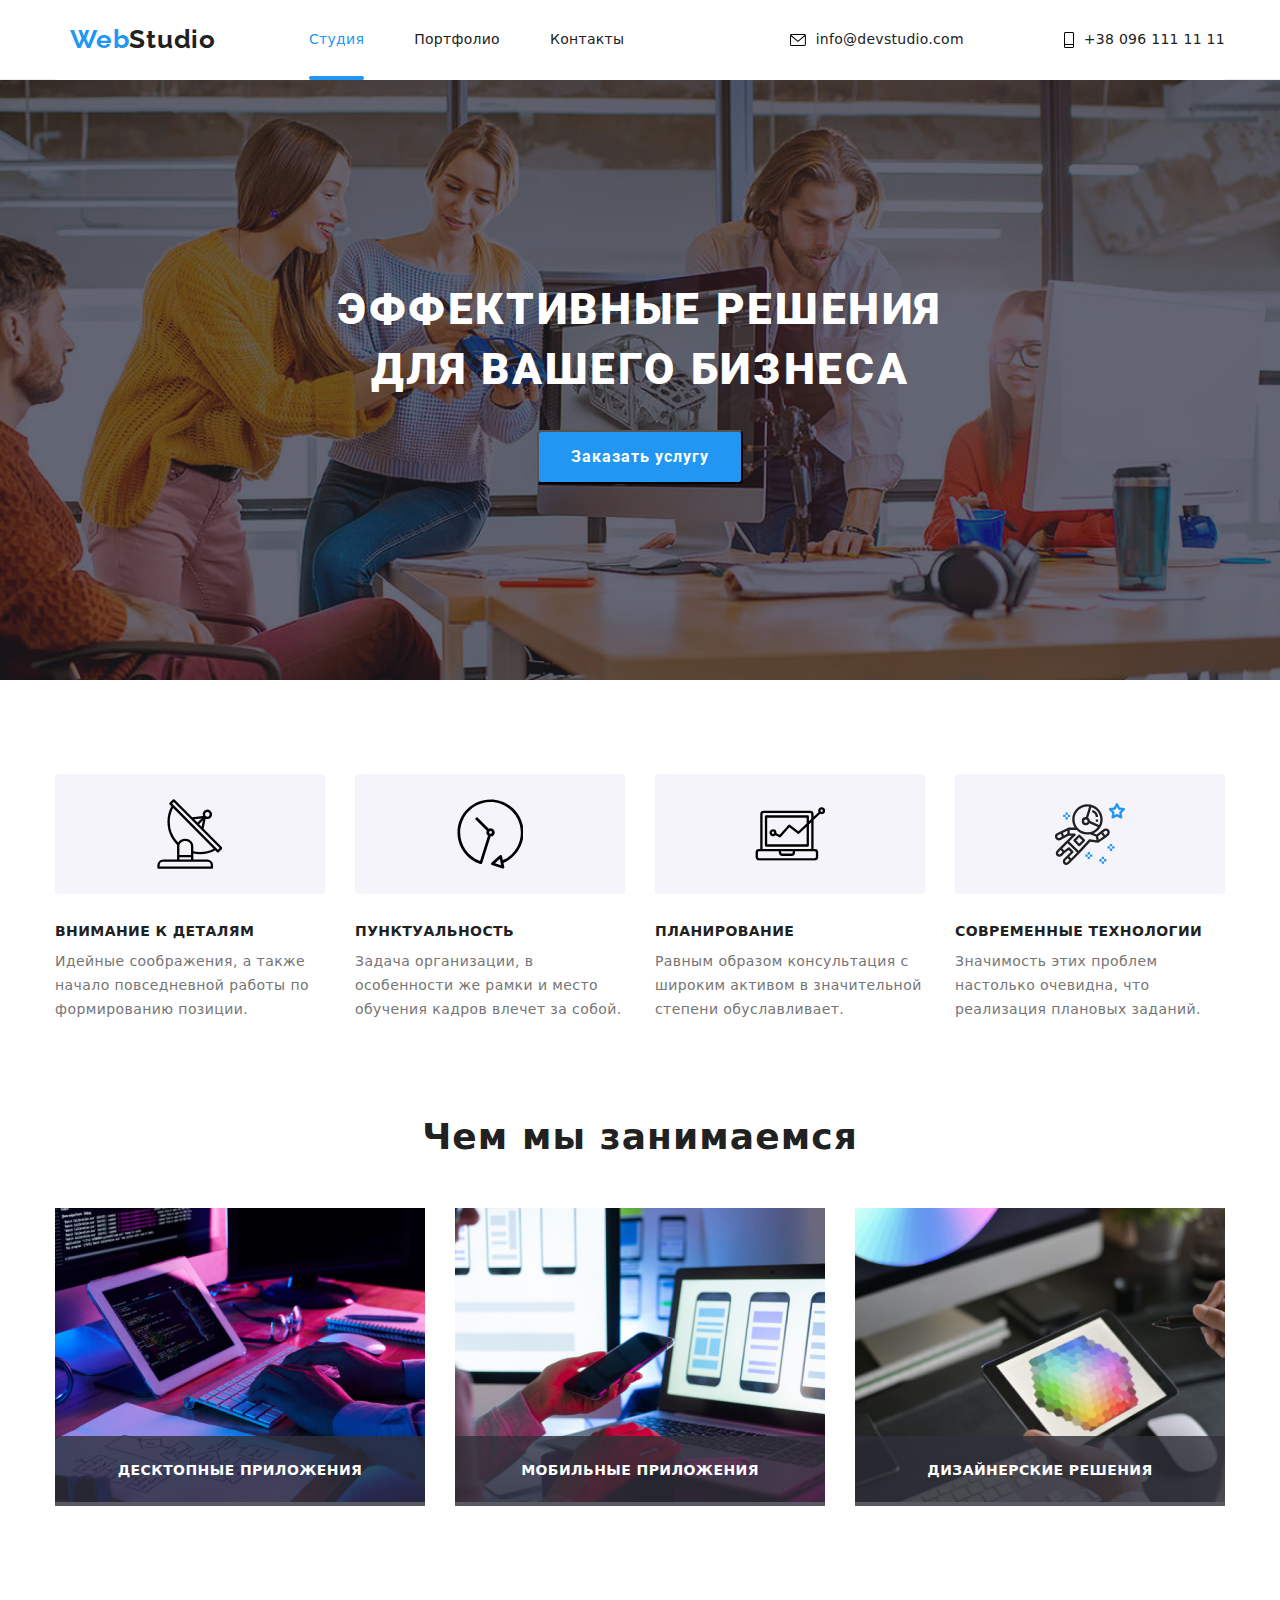
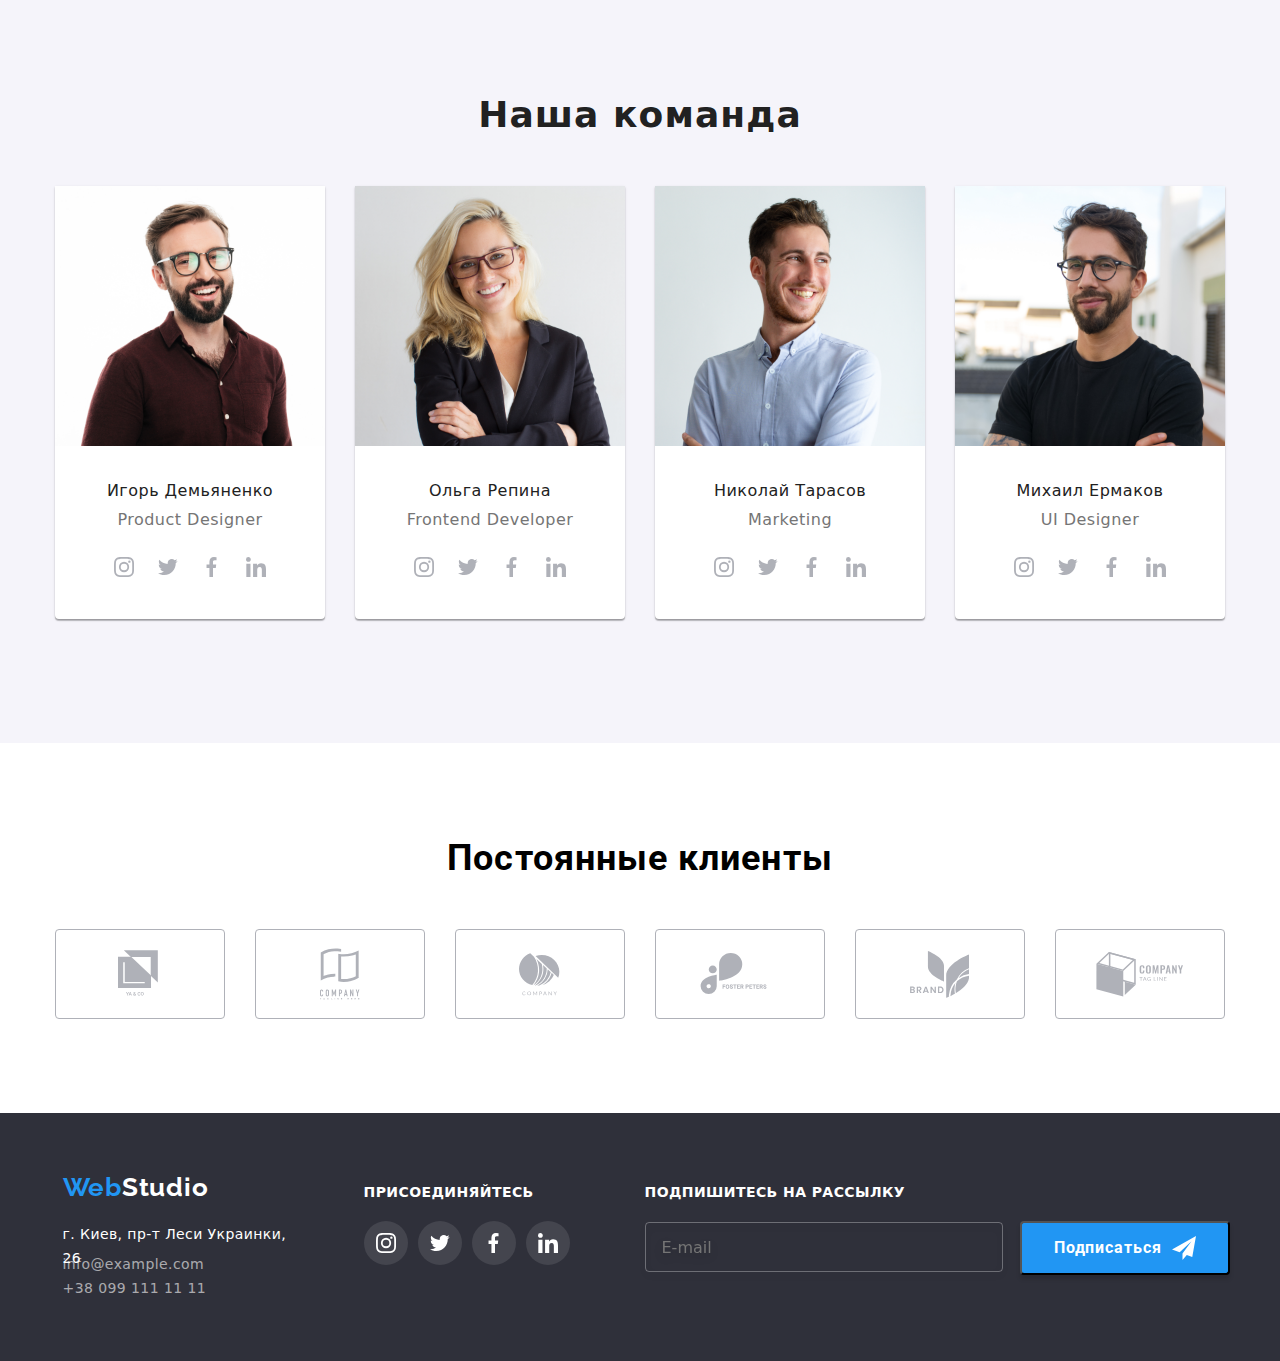
<file: index.html>
<!DOCTYPE html>
<html lang="en">
<head>
    <meta charset="UTF-8">
    <meta name="viewport" content="width=device-width, initial-scale=1.0">
    <title>Document</title>
    <link href="https://fonts.googleapis.com/css2?family=Roboto:wght@400;500;700;900&display=swap" rel="stylesheet" />
    <link href="https://fonts.googleapis.com/css2?family=Raleway:wght@700&display=swap" rel="stylesheet" /> 
    <link rel="stylesheet" href="https://cdnjs.cloudflare.com/ajax/libs/modern-normalize/1.0.0/modern-normalize.min.css" />
    <link rel="stylesheet" href="./css/styles.css" />
</head>
    <body class="page">
        <!-- Шапка сайта -->
        
         <header class="page-header">
            <div class="container-studio">
             <nav class="nav">
                 <a href="/" class="web">Web<span class="logo-header">Studio</span>
                 </a>
                 <ul class="site-nav-list">
                     <li class="item"><a href="" class="link link-nav current">Студия</a></li>
                     <li class="item"><a href="./portfolio.html" class="link"> Портфолио</a></li>
                     <li class="item"><a href="" class="link">Контакты</a></li>
                 </ul>
                
                
                 <ul class="info">
                     <li class="item">
                          <svg class="team-icon" width="16" height="12">
                     <use href="./images/symbol-defs2.svg#icon-convert1"></use>
                     </svg>
                     <a href="mailto:info@devstudio.com" class="link">info@devstudio.com</a></li>
                     <li class="item">
                     <svg class="team-icon" width="10" height="16">
                        <use href="./images/symbol-defs2.svg#icon-tel"></use>
                        </svg>
                         <a href="tel:+380961111111" class="link">+38 096 111 11 11</a></li>
                  
                </ul>
            
        </nav>
            </div>
         </header>  
        
         <main>
             <section class="hero">
                <div class="container-studio">
                 <h1 class="hero-title">ЭФФЕКТИВНЫЕ РЕШЕНИЯ <br>ДЛЯ ВАШЕГО БИЗНЕСА</h1>
                 <button class="my-btn" data-modal-open>Заказать услугу</button>
                </div>
             </section>

         <section class="studio-title">
             <div class="container-studio">
             <ul class="title">
                 <li class="item">  
                     <div class="feauture-icon">
                     <svg class="feauture-icon-pic" width="65.32" height="70">
                         <use href="./images/symbol-defs2.svg#icon-antenna"></use>
                     </svg></div>
                     <h3 class="section-title">ВНИМАНИЕ К ДЕТАЛЯМ</h3>
                     <p class="text">Идейные соображения, а также начало повседневной работы по формированию позиции.</p>
                 </li> 
                <li class="item">
                    <div class="feauture-icon">
                        <svg class="feauture-icon-pic" width="66.96" height="70">
                            <use href="./images/symbol-defs2.svg#icon-time"></use>
                        </svg></div>
                    <h3 class="section-title">ПУНКТУАЛЬНОСТЬ</h3>
                    <p class="text">Задача организации, в особенности же рамки и место обучения кадров влечет за собой.</p>
                </li>
                <li class="item">
                    <div class="feauture-icon">
                        <svg class="feauture-icon-pic" width="70" height="53.69">
                            <use href="./images/symbol-defs2.svg#icon-plan"></use>
                        </svg></div>
                    <h3 class="section-title">ПЛАНИРОВАНИЕ</h3>
                    <p class="text">Равным образом консультация с широким активом в значительной степени обуславливает.</p>
                </li>
                <li class="item">
                    <div class="feauture-icon">
                        <svg class="feauture-icon-pic" width="70" height="70">
                            <use href="./images/symbol-defs2.svg#icon-astronaut"></use>
                        </svg></div>
                    <h3 class="section-title">СОВРЕМЕННЫЕ ТЕХНОЛОГИИ</h3>
                    <p class="text">Значимость этих проблем настолько очевидна, что реализация плановых заданий.</p>
                </li>
                
            </ul>
        </div>
         </section>
         <section class="section-comand">
             <div class="container-studio">
             <h2 class="section-list">Чем мы занимаемся</h2>
             <ul class="image">
                 <li class="image-pictures"><img src="./images/img1.png" alt="" width="370">
                 <h3 class="image-works">Десктопные приложения</h3></li>

                 <li class="image-pictures"><img src="./images/img2.png" alt="" width="370">
                 <h3 class="image-works">Мобильные приложения</h3></li>

                 <li class="image-pictures"><img src="./images/img3.png" alt="" width="370">
                 <h3 class="image-works">Дизайнерские решения</h3></li>
             </ul>
            </div>
         </section>

         <section class="section-comands">
            <div class="container-studio">
             <h2 class="section-list">Наша команда</h2>
             <ul class="image-list">
                 <li class="image-pictures-list">
                     <img src="./images/photo1.png" alt="" width="270">
                     <h4 class="section-name">Игорь Демьяненко</h4>
                     <p class="text-list">Product Designer</p>

                     <ul class="list-social">
                     <li class="social-list">
                     <a class="social-link" href="https://www.instagram.com/">
                    
                     <svg class="icon">
                        <use href="./images/symbol-defs2.svg#icon-instagram"></use>
                        </svg> </a></li>
                  
                     <li class="social-list">
                     <a class="social-link" href="https://twitter.com/">
                   
                    <svg class="icon">
                       <use href="./images/symbol-defs2.svg#icon-bird"></use>
                       </svg> </a></li>
                       <li class="social-list">
                        <a class="social-link" href="https://www.facebook.com/">
                      
                       <svg class="icon">
                          <use href="./images/symbol-defs2.svg#icon-f"></use>
                          </svg> </a></li>
                          <li class="social-list">
                            <a class="social-link" href="https://www.linkedin.com/">
                          
                           <svg class="icon">
                              <use href="./images/symbol-defs2.svg#icon-in"></use>
                              </svg> </a></li>
                     </ul>
                            </li>
                 <li class="image-pictures-list">
                    <img src="./images/photo2.png" alt="" width="270">
                    <h4 class="section-name">Ольга Репина</h4>
                    <p class="text-list">Frontend Developer</p>
                    <ul class="list-social">
                        <li class="social-list">
                        <a class="social-link" href="https://www.instagram.com/">
                       
                        <svg class="icon">
                           <use href="./images/symbol-defs2.svg#icon-instagram"></use>
                           </svg> </a></li>
                        <li class="social-list">
                        <a class="social-link" href="https://twitter.com/">
                      
                       <svg class="icon">
                          <use href="./images/symbol-defs2.svg#icon-bird"></use>
                          </svg> </a></li>
                          <li class="social-list">
                           <a class="social-link" href="https://www.facebook.com/">
                         
                          <svg class="icon">
                             <use href="./images/symbol-defs2.svg#icon-f"></use>
                             </svg> </a></li>
                             <li class="social-list">
                               <a class="social-link" href="https://www.linkedin.com/">
                             
                              <svg class="icon">
                                 <use href="./images/symbol-defs2.svg#icon-in"></use>
                                 </svg> </a></li>
                    </ul>
                       </li>

                <li class="image-pictures-list">
                    <img src="./images/photo3.png" alt="" width="270">
                    <h4 class="section-name">Николай Тарасов</h4>
                    <p class="text-list">Marketing</p>
                    <ul class="list-social">
                        <li class="social-list">
                        <a class="social-link" href="https://www.instagram.com/">
                       
                        <svg class="icon">
                           <use href="./images/symbol-defs2.svg#icon-instagram"></use>
                           </svg> </a></li>
                       
                        <li class="social-list">
                        <a class="social-link" href="https://twitter.com/">
                      
                       <svg class="icon">
                          <use href="./images/symbol-defs2.svg#icon-bird"></use>
                          </svg> </a></li>
                          <li class="social-list">
                           <a class="social-link" href="https://www.facebook.com/">
                         
                          <svg class="icon">
                             <use href="./images/symbol-defs2.svg#icon-f"></use>
                             </svg> </a></li>
                             <li class="social-list">
                               <a class="social-link" href="https://www.linkedin.com/">
                             
                              <svg class="icon">
                                 <use href="./images/symbol-defs2.svg#icon-in"></use>
                                 </svg> </a></li>
                    </ul>
                                </li>
                <li class="image-pictures-list">
                    <img src="./images/photo4.png" alt="" width="270">
                    <h4 class="section-name">Михаил Ермаков</h4>
                    <p class="text-list">UI Designer</p>
                    <ul class="list-social">
                        <li class="social-list">
                        <a class="social-link" href="https://www.instagram.com/">
                       
                        <svg class="icon">
                           <use href="./images/symbol-defs2.svg#icon-instagram"></use>
                           </svg> </a></li>
                       
                        <li class="social-list">
                        <a class="social-link" href="https://twitter.com/">
                      
                       <svg class="icon">
                          <use href="./images/symbol-defs2.svg#icon-bird"></use>
                          </svg> </a></li>
                          <li class="social-list">
                           <a class="social-link" href="https://www.facebook.com/">
                         
                          <svg class="icon">
                             <use href="./images/symbol-defs2.svg#icon-f"></use>
                             </svg> </a></li>
                             <li class="social-list">
                               <a class="social-link" href="https://www.linkedin.com/">
                             
                              <svg class="icon">
                                 <use href="./images/symbol-defs2.svg#icon-in"></use>
                                 </svg> </a></li>
                                </li>
                                </ul>
                </li>
             </ul>
            </div>
         </section>
         <section class="section-clients">
            <div class="container-studio">
         <h2 class="clients">Постоянные клиенты</h2>
         <ul class="clients-list">
             <li class="partner-list">
                 <a class="logo-link" href="">
                     <svg class="logo-one">
                         <use href="./images/symbol-defs2.svg#icon-logo1"></use>
                     </svg>
                 </a>
             </li>
             <li class="partner-list">
                <a class="logo-link" href="">
                    <svg class="logo-two">
                        <use href="./images/symbol-defs2.svg#icon-logo2"></use>
                    </svg>
                </a>
            </li>
            <li class="partner-list">
                <a class="logo-link" href="">
                    <svg class="logo-three">
                        <use href="./images/symbol-defs2.svg#icon-logo3"></use>
                    </svg>
                </a>
            </li>
            <li class="partner-list">
                <a class="logo-link" href="">
                    <svg class="logo-four">
                        <use href="./images/symbol-defs2.svg#icon-logo4"></use>
                    </svg>
                </a>
            </li>
            <li class="partner-list">
                <a class="logo-link" href="">
                    <svg class="logo-five">
                        <use href="./images/symbol-defs2.svg#icon-logo5"></use>
                    </svg>
                </a>
            </li>
            <li class="partner-list">
                <a class="logo-link" href="">
                    <svg class="logo-six">
                        <use href="./images/symbol-defs2.svg#icon-logo6"></use>
                    </svg>
                </a>
            </li>

            </ul>
         </section>
        </main>
        
         <footer class="footer"> 
         

             
            <div class="container-studio">
                <div class="footer-class">
           <div class="adress-logo">
                <a href="/" class="web">Web<span class="logo-white">Studio</span>
                 </a>
                 
            <address>
                <p class="address">г. Киев, пр-т Леси Украинки, 26</p>
                <a href="mailto:info@example.com" class="contacts email">info@example.com</a> <br>
                <a href="tel:+380991111111" class="contacts">+38 099 111 11 11</a>
               
            </address>
           
            </div>
            <div class="footer-box">
            <b class="footer-text">присоединяйтесь</b>
            <ul class="footer-icon-list">
                <li class="footer-icon-item">
                    <a class="footer-icon-link" href="https://www.instagram.com/">
                        <svg class="footer-icon">
                            <use href="./images/symbol-defs2.svg#icon-instagram"></use>
                        </svg>

                    </a>
                </li>
                <li class="footer-icon-item">
                    <a class="footer-icon-link" href="https://twitter.com/">
                        <svg class="footer-icon">
                            <use href="./images/symbol-defs2.svg#icon-bird"></use>
                        </svg>

                    </a>
             
              </li>
                <li class="footer-icon-item">
                    <a class="footer-icon-link" href="https://www.facebook.com/">
                        <svg class="footer-icon">
                            <use href="./images/symbol-defs2.svg#icon-f"></use>
                        </svg>
         </a>
                </li>
                <li class="footer-icon-item">
                    <a class="footer-icon-link" href="https://www.linkedin.com/">
                        <svg class="footer-icon">
                            <use href="./images/symbol-defs2.svg#icon-in"></use>
                        </svg>

                    </a>
                </li>
            </ul>
        </div>
        <div>
            <form class="footer-form">
                <b class="footer-text">подпишитесь на рассылку</b>
                <input class="footer-input" type="text" id=""placeholder="E-mail">
            
            <button class="btn-footer">
               Подписаться 
               <span class="icon-send"></span></button>
        
        </form>
        </div>
        </div>
            </div>
               </footer>  

            <div class="bacdrop is-hidden" data-modal>
                <div class="modal">
                    <button class="close" data-modal-close>
                        <svg class="close-icon"live sass compiler>
                            <use href="./images/symbol-defs2.svg#icon-close"></use>
                        </svg>
                    </button>
                    <form class="form" autocomplete="off">
                        <h3 class="form-title">Оставьте свои данные, мы вам перезвоним</h3>

                        <p class="form-field">
                        <label for="name" class="form-label">Имя</label>
                        <input class="form-input" type="text" name="name" id="name" />
                     
                        <svg class="icon-form">
                            <use href="./images/symbol-defs2.svg#icon-person-black-18dp-1-1"></use>
                        </svg>
               
                    </p>
                   

                        <p class="form-field">
                        <label for="tel"class="form-label">Телефон</label>
                        <input class="form-input" type="tel" name="tel" id="tel"/> 
                        <svg class="icon-form">
                            <use href="./images/symbol-defs2.svg#icon-phone-black-18dp-1-1"></use>
                        </svg>
                       
                    </p>
                        
                        <p class="form-field">
                            <label  for="mail"class="form-label">Почта</label>
                            <input class="form-input" type="email" name="mail" id="mail"/>
                            <svg class="icon-form">
                                <use href="./images/symbol-defs2.svg#icon-email-black-18dp-1-1-1"></use>
                            </svg>
                           </p>

                        <p class="form-field">    
                        <label for="comment"class="form-label">Комментарий</label>
                        <textarea class="form-input comment-text" name="comment" id="comment" rows="5" placeholder="Введите текст"></textarea></p>

                       
                    <p class="checkbox-container">
                   <label class="label">
                    <input class="checkbox" type="checkbox">
                    <span class="check-box"></span>
                    <span class="policy">
                    Соглашаюсь с рассылкой и принимаю
                   
                   <a class="condition" href="">Условия договора</a></span></label></p>

                        <button class="form-button" type="submit">Отправить</button>
                        
                    </form>
                    
                </div>
            </div>
            <script src="./js/modal.js"></script> 

            
</body>
</html>
</file>
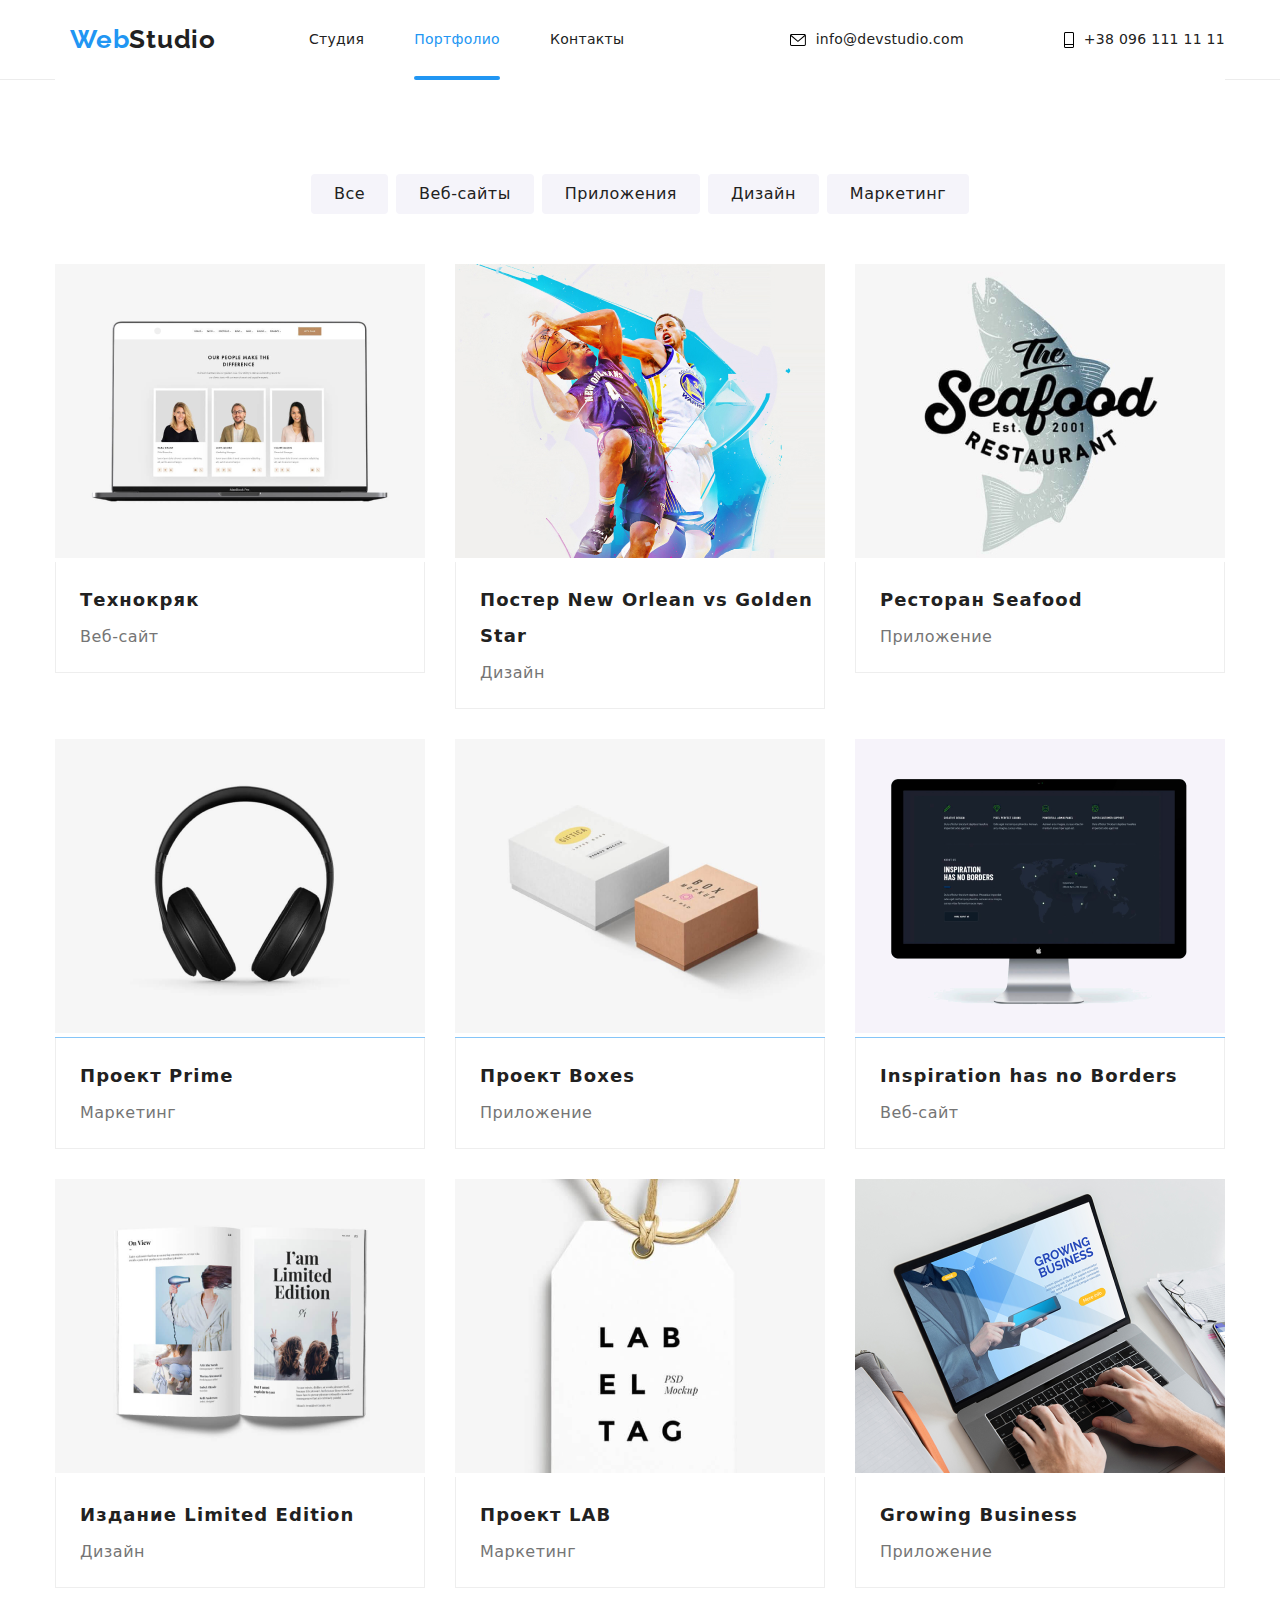
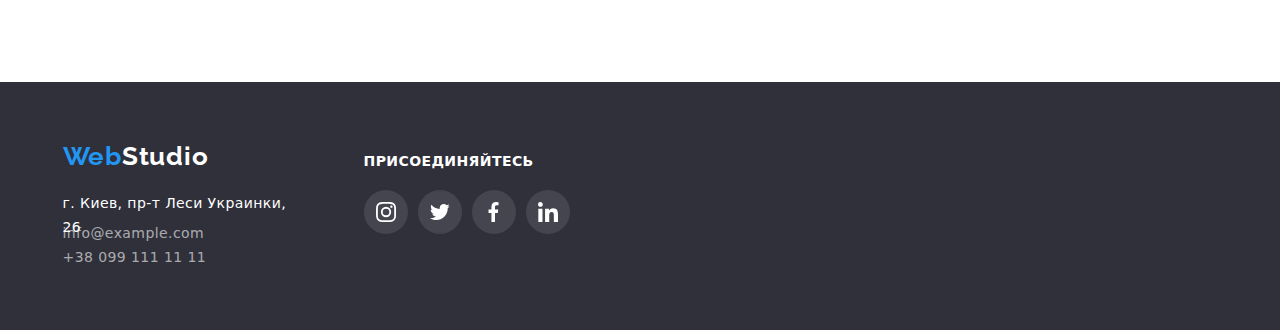
<file: portfolio.html>
<!DOCTYPE html>
<html lang="en">
<head>
    <meta charset="UTF-8">
    <meta name="viewport" content="width=device-width, initial-scale=1.0">
    <title>Document</title>
    <link href="https://fonts.googleapis.com/css2?family=Roboto:wght@400;500;700;900&display=swap" rel="stylesheet" />
    <link href="https://fonts.googleapis.com/css2?family=Raleway:wght@700&display=swap" rel="stylesheet" /> 
    <link rel="stylesheet" href="https://cdnjs.cloudflare.com/ajax/libs/modern-normalize/1.0.0/modern-normalize.min.css" />
    <link rel="stylesheet" href="./css/styles.css" />
</head>
    <body class="page">
        <!-- Шапка сайта -->
      
        <header class="page-header">
            <div class="container-studio">
            <nav class="nav">
                <a href="/" class="web">Web<span class="logo-header">Studio</span>
                 </a>
    
                 <ul class="site-nav-list">
                     <li class="item"><a href="./index.html" class="link">Студия</a></li>
                     <li class="item"><a href="" class="link link-nav current"> Портфолио</a></li>
                     <li class="item"><a href="" class="link">Контакты</a></li>
                </ul>
                <ul class="info">
                    <li class="item">
                         <svg class="team-icon" width="16" height="12">
                    <use href="./images/symbol-defs2.svg#icon-convert1"></use>
                    </svg>
                    <a href="mailto:info@devstudio.com" class="link">info@devstudio.com</a></li>
                    <li class="item">
                    <svg class="team-icon" width="10" height="16">
                       <use href="./images/symbol-defs2.svg#icon-tel"></use>
                       </svg>
                        <a href="tel:+380961111111" class="link">+38 096 111 11 11</a></li>
                 
               </ul>
            </nav>
        </div>
         </header>  
       
         <main>
            
            <section class="section-btn">
                <div class="container">

                 <!-- Фильтр -->
                <ul class="filter">
                    <li class="filter-title"><button type="button" class="button-filter">Все</button>
                    </li> 
                    <li class="filter-title"><button type="button" class="button-filter">Веб-сайты</button></li>
                    <li class="filter-title"><button type="button" class="button-filter">Приложения</button></li>
                    <li class="filter-title"><button type="button" class="button-filter">Дизайн</button></li>
                    <li class="filter-title"><button type="button" class="button-filter">Маркетинг</button></li> 
                </ul>
            </div>
            </section>
                <div class="container"> 
                 <!-- Портфолио-->
                <ul class="portfolio">
                    
                    <li class="flex-element"> <a href class="portfolio-link">
                    <div class="position">
                        <img src="./images/img9.png" alt="">
                        <p class="overlay">
                            Технокряк это современная площадка распространения коронавируса. Компании используют эту платформу для цифрового шпионажа и атак на защищённые сервера конкурентов
                            </p>   
                    </div>  
                    <div class="card-content">
                    <h2 class="section-portfolio">Технокряк</h2>
                    <p class="text-portfolio">Веб-сайт</p>
                    </div>
                </a>
                </li>

                    <li class="flex-element"><a href class="portfolio-link">
                        <div class="position">
                    <img src="./images/img16.jpg" alt="">
                    <p class="overlay">
                        Технокряк это современная площадка распространения коронавируса. Компании используют эту платформу для цифрового шпионажа и атак на защищённые сервера конкурентов
                        </p>   
                </div>  
                    <div class="card-content">
                    <h2 class="section-portfolio">Постер New Orlean vs Golden Star</h2>
                    <p class="text-portfolio">Дизайн</p>
                    </div>
                </a>
                    </li>

                    <li class="flex-element"> <a href class="portfolio-link">
                        <div class="position">
                    <img src="./images/img17.jpg" alt="">
                    <p class="overlay">
                        Технокряк это современная площадка распространения коронавируса. Компании используют эту платформу для цифрового шпионажа и атак на защищённые сервера конкурентов
                        </p>   
                </div>  
                    <div class="card-content">
                    <h2 class="section-portfolio">Ресторан Seafood</h2>
                    <p class="text-portfolio">Приложение</p>
                </div>
            </a>
                    </li>

                    <li class="flex-element">
                        <a href class="portfolio-link">
                            <div class="position">
                            <img src="./images/img10.png" alt="">
                            <p class="overlay">
                                Технокряк это современная площадка распространения коронавируса. Компании используют эту платформу для цифрового шпионажа и атак на защищённые сервера конкурентов
                                </p>   
                        </div>  
                    <div class="card-content">
                    <h2 class="section-portfolio">Проект Prime</h2>
                    <p class="text-portfolio">Маркетинг</p>
                </div>
            </a>
                    </li>

                    <li class="flex-element"><a href class="portfolio-link">
                        <div class="position">
                    <img src="./images/img11.png" alt="">
                    <p class="overlay">
                        Технокряк это современная площадка распространения коронавируса. Компании используют эту платформу для цифрового шпионажа и атак на защищённые сервера конкурентов
                        </p>   
                </div>  
                    <div class="card-content">
                    <h2 class="section-portfolio">Проект Boxes</h2>
                    <p class="text-portfolio">Приложение</p></div>
                </a>
                </li>

                    <li class="flex-element">
                        <a href class="portfolio-link">
                            <div class="position">
                            <img src="./images/img12.png" alt="">
                            <p class="overlay">
                                Технокряк это современная площадка распространения коронавируса. Компании используют эту платформу для цифрового шпионажа и атак на защищённые сервера конкурентов
                                </p>   
                        </div>  
                    <div class="card-content">
                    <h2 class="section-portfolio">Inspiration has no Borders</h2>
                    <p class="text-portfolio">Веб-сайт</p></div>
                </a></li>

                    <li class="flex-element">
                        <a href class="portfolio-link">
                            <div class="position">
                            <img src="./images/img13.png" alt="">
                            <p class="overlay">
                                Технокряк это современная площадка распространения коронавируса. Компании используют эту платформу для цифрового шпионажа и атак на защищённые сервера конкурентов
                                </p>   
                        </div>  
                    <div class="card-content">
                    <h2 class="section-portfolio">Издание Limited Edition</h2>
                    <p class="text-portfolio">Дизайн</p></div>
                </a></li>

                    <li class="flex-element"> <a href class="portfolio-link">
                        <div class="position">
                <img src="./images/img14.png" alt="">
                <p class="overlay">
                    Технокряк это современная площадка распространения коронавируса. Компании используют эту платформу для цифрового шпионажа и атак на защищённые сервера конкурентов
                    </p>   
            </div>  
                    <div class="card-content">
                    <h2 class="section-portfolio">Проект LAB</h2>
                    <p class="text-portfolio">Маркетинг</p></div>
                </a></li>

                    <li class="flex-element"> <a href class="portfolio-link">
                        <div class="position">
                        <img src="./images/img15.png" alt="">
                        <p class="overlay">
                            Технокряк это современная площадка распространения коронавируса. Компании используют эту платформу для цифрового шпионажа и атак на защищённые сервера конкурентов
                            </p>   
                    </div>  
                    <div class="card-content">
                    <h2 class="section-portfolio">Growing Business</h2>
                    <p class="text-portfolio">Приложение</p></div>
                </a></li>
                </ul>
            </div>
          
         </main>
       
         <footer class="footer"> 
         

             
            <div class="container-studio">
                <div class="footer-class">
           <div class="adress-logo">
                <a href="/" class="web">Web<span class="logo-white">Studio</span>
                 </a>
            <address>
                <p class="address">г. Киев, пр-т Леси Украинки, 26</p>
                <a href="mailto:info@example.com" class="contacts email">info@example.com</a> <br>
                <a href="tel:+380991111111" class="contacts">+38 099 111 11 11</a>
               
            </address>
           
            </div>
            <div class="footer-box">
            <b class="footer-text">присоединяйтесь</b>
            <ul class="footer-icon-list">
                <li class="footer-icon-item">
                    <a class="footer-icon-link" href="https://www.instagram.com/">
                        <svg class="footer-icon">
                            <use href="./images/symbol-defs2.svg#icon-instagram"></use>
                        </svg>

                    </a>
                </li>
                <li class="footer-icon-item">
                    <a class="footer-icon-link" href="https://twitter.com/">
                        <svg class="footer-icon">
                            <use href="./images/symbol-defs2.svg#icon-bird"></use>
                        </svg>

                    </a>
             
              </li>
                <li class="footer-icon-item">
                    <a class="footer-icon-link" href="https://www.facebook.com/">
                        <svg class="footer-icon">
                            <use href="./images/symbol-defs2.svg#icon-f"></use>
                        </svg>
         </a>
                </li>
                <li class="footer-icon-item">
                    <a class="footer-icon-link" href="https://www.linkedin.com/">
                        <svg class="footer-icon">
                            <use href="./images/symbol-defs2.svg#icon-in"></use>
                        </svg>

                    </a>
                </li>
            </ul>
        </div>
        </div>
            </div>
               </footer>  
            
       
</body>
</html>
</file>
<file: css/styles.css>
:root {
    --primary-text-color: #212121;
    --primary-white-color: #FFFFFF;
    --footer-contacts-color: rgba(255, 255, 255, 0.6);
    
}

.nav {
    margin-left: auto;
    margin-right: auto;
    padding-left: 15px;
    scroll-padding-right: 15px;
  
}
.page-header {
    background-color: #FFFFFF;
    height: 80px;
    border-bottom: 1px solid #ECECEC;
}

.body {
background-color: #E5E5E5;
color: #212121;
font-family: Roboto, sans-serif;

}
.logo-main {
    color: #2196F3;
    text-decoration: none;
    font-family: Raleway, sans-serif; 
}
.hero-title {
    color: #FFFFFF;
    font-style: normal;
    font-weight: 900;
    font-size: 44px;
    line-height: 1.36em;
    text-align: center;
    letter-spacing: 0.06em;
    margin-top: 0;
    margin-bottom: 30px;
    left: 452px;
    font-family: Roboto, sans-serif;
}
.studio-title {
    padding-top: 94px;
    padding-bottom: 94px;
}
.feauture-icon {
    display: flex;
    justify-content: center;
    align-items: center;
    background-color: #F5F4FA;
    border: 1px solid transparent;
    border-radius: 4px;
    width: 270px;
    height: 120px;
    margin-bottom: 30px;
}
.section-title {
    color: var(--primary-text-color);
    font-weight: 700;
    font-size: 14px;
    line-height: 1.14em;
    letter-spacing: 0.03em;
    margin-top: 30px;
    margin-bottom: 10px;
    font-weight: 700;
}
.image {
    display: flex;
    padding-inline-start: 0;
  

}
.image-list {
    display: flex;
    padding-inline-start: 0;
    width: calc(100% - 32px * 2);
   
    padding-bottom: 30px;
    text-align: center;

}
.image .image-pictures {
    margin-right: 30px;
    position: relative;
}
.image-works {
    position: absolute;
    bottom: 0;
    width: 100%;
    height: 70px;
    font-weight: 700;
    font-size: 14px;
    line-height: 1.14em;
    text-align: center;
    letter-spacing: 0.03em;
    text-transform: uppercase;
    color: #FFFFFF;
    background-color: rgba(47, 48, 58, 0.8);
    padding-top: 27px;
    padding-bottom: 27px;
    margin-bottom: 0;
}
.position {
    position: relative;
    overflow: hidden;
}
.overlay {
    position: absolute;
    bottom: 0;
    top: 0;
    left: 0;
    width: 100%;
    height: 100%;
    transform: translateY(100%);
    transition: transform 250ms ease;
    font-size: 18px;
    line-height: 1.55em;
    letter-spacing: 0.03em;
    color: #FFFFFF; 
    background-color: rgba(33, 150, 243, 0.9);
    padding: 63px 24px;
    margin-bottom: 0;
    margin: 0;
    display: block;
   
}
.position:hover .overlay {
    transform: translateY(0);
    transition-duration: 250ms;
    transition-timing-function: cubic-bezier(0.4, 0, 0.2, 1);
  }
.image-list .image-pictures-list {
    margin-right: 30px;
    background: #FFFFFF;
    box-shadow: 0px 1px 3px rgba(0, 0, 0, 0.12), 0px 1px 1px rgba(0, 0, 0, 0.14), 0px 2px 1px rgba(0, 0, 0, 0.2);
    border-radius: 0px 0px 4px 4px;

}
.image .image-pictures:nth-last-child(-n + 1) {
    margin-right: 0;
}
.image-list .image-pictures-list:nth-last-child(-n + 1) {
    margin-right: 0;
}
.title {
    display: flex;
    padding-inline-start: 0;
}
.title .item {
    width: 270px; 
    margin-right: 30px;
}
.title .item:nth-last-child(-n + 1) {
    margin-right: 0;
}

.card-content .section-portfolio {
    color: var(--primary-text-color);
    font-weight: 700;
    font-size: 18px;
    letter-spacing: 0.06em;
    margin-top: 0;

 }
.section-portfolio {
    padding-top: 20px;
    margin-bottom: 4px;
    font-size: 18px;
    line-height: 2em;
   
}
.logo-header {
    color: #212121;
    text-decoration: none;
    font-family: Raleway, sans-serif; 
    
}
.logo-white {
    color: #FFFFFF;
    font-family: Raleway, sans-serif; 
}
.web .logo-header {
    padding-top: 24px;
    padding-bottom: 25px;
}
.link {
    color:var(--primary-text-color);
    font-weight: 500;
    font-size: 14px;
    line-height: 1.14em;
    letter-spacing: 0.02em;
    text-decoration: none;
    padding-top: 32px;
    padding-bottom: 32px;
    display: block;
    transition-property: color;
    transition-duration: 250ms;
    transition-timing-function: cubic-bezier(0.4, 0, 0.2, 1);
}
 
.link:hover {
    color: #2196F3;
}
.item:hover .team-icon {
    fill: #2196F3;
}
.item:focus .team-icon {
    fill: #2196F3;
}
.link:focus {
    color: #2196F3;
}
.site-nav .link.current {
    color: #2196F3;
}
.site-nav-list {
    display: flex;  
    margin-left: 93px;
}
.item:last-child {
    margin-right: 0px;
}
.item {
    margin-right: 50px;
}



.info {
    display: flex;
    margin-left: auto;
    align-items: center;
    
    
 
  
}
.info .item {
    display: flex;
    align-items: center;
}
.info .item + .item {
    margin-left: 50px;
}
.my-btn {
    display: inline-block;
    min-width: 136px;
    color: var(--primary-white-color);
    background-color: #2196F3;  
    font-family: inherit;
    font-family: Roboto;
    border-radius: 4px;
    font-weight: 700;
    font-size: 16px;
    line-height: 1.87em;
    align-items: center;
    text-align: center;
    letter-spacing: 0.06em;
    padding: 10px 32px;
}
.my-btn:focus {
    color: #2196F3;
}
.text {
    color: #757575;
    font-size: 14px;
    line-height: 1.71em;
    letter-spacing: 0.03em;
    margin-top: 0;
    margin-bottom: 0;
    padding-bottom: 0;
}
.text-list {
    color: #757575;
    font-weight: 400;
    font-size: 16px;
    line-height: 1.19em;
    letter-spacing: 0.03em;
    margin-bottom: 0;
    margin-top: 0;
    text-align: center;
}
.card-content .text-portfolio {
    color: #757575;
    font-size: 16px;
    line-height: 1.87em;
    letter-spacing: 0.03em;
    margin-bottom: 0;
    margin-top: 4px;
    font-weight: 400;
    padding-bottom: 20px;
  
} 
.card-content {
    
    padding-left: 24px;
  
    border-left: 1px  solid #EEEEEE;
    border-right: 1px solid #EEEEEE;
    border-bottom: 1px solid #EEEEEE;
}
.flex-element:hover {
    box-shadow: 0px 1px 1px rgba(0, 0, 0, 0.12), 0px 4px 4px rgba(0, 0, 0, 0.06), 1px 4px 6px rgba(0, 0, 0, 0.16);
}

.address {
    color: var(--primary-white-color);
    font-weight: 400;
    font-size: 14px;
    line-height: 1.71em;
    letter-spacing: 0.03em;
    font-style: normal;
    font-weight: normal;
    text-decoration: none;
    margin-top: 20px;
    margin-bottom: 9px;
    width: 231px;
    height: 21px;
    
    
}
.email {
    margin-bottom: 9px;
}
.contacts {
    color: var(--footer-contacts-color);
    font-weight: 400;
    font-size: 14px;
    line-height: 1.71em;
    letter-spacing: 0.03em;
    font-style: normal;
    text-decoration: none;
    width: 231px;
    height: 21px;
}
.button-filter {
    color: var(--primary-text-color);  
    background-color: #F5F4FA; 
    font-family: inherit;
    font-weight: 500;
    font-size: 16px;
    line-height: 1.62em;
    letter-spacing: 0.03em;
    display: inline-block;
    padding: 6px 22px;
    text-align: center;
   
    margin-top: 0;
    font-style: normal;
    border-radius: 4px;
    border: 1px solid transparent;
    transition-property: color, background-color;
    transition-duration: 250ms;
    transition-timing-function: cubic-bezier(0.4, 0, 0.2, 1);
}    
.button-filter:hover {
    background-color: #2196F3;
    color: #FFFFFF;
}
.logo {
    font-family: Raleway, sans-serif; 
    font-weight: 700;
    font-size: 26px;
    line-height: 1.19em;
}
.web {
    color: #2196F3;
    font-weight: 700;
    font-size: 26px;
    line-height: 1,19em;
    letter-spacing: 0.03em;
    text-decoration: none;
    font-family: Raleway, sans-serif; 
}
.section-list {
    color: var(--primary-text-color);
    font-weight: 700;
    font-size: 36px;
    line-height: 1.17em;
    text-align: center;
    letter-spacing: 0.03em;
    margin-bottom: 50px;
    margin-top: 0;
    padding-top: 0;
    
}
.section-name {
    color: var(--primary-text-color);
    font-weight: 500;
    font-size: 16px;
    line-height: 1.19em;
    letter-spacing: 0.03em;
    margin-top: 30px;
    margin-bottom: 10px;
    text-align: center;
}
.hero {
    max-width: 1600px;
    height: 600px;
    margin-right: auto;
    margin-left: auto;
    padding-top: 200px;
    padding-bottom: 200px;
    text-align: center;
    letter-spacing: 0.06em;
    color: var(--primary-white-color);
    background-image:linear-gradient(to right, rgba(47, 48, 58, 0.4),rgba(47, 48, 58, 0.4)), url("../images/hero.jpg");
    background-repeat: no-repeat;
    background-position: center;
    background-size: cover;
    background-color: #963232;
}

.footer {
    background-color: #2F303A;
    margin-left: auto;
    margin-right: auto;
    
    padding-left: 15px;
    scroll-padding-right: 15px;
 
    padding-top: 60px;
    padding-bottom: 60px;
}

.nav {
    background-color:#FFFFFF;
    display: flex;
    align-items: center;
}
.link-nav{
    position: relative;
    color: #2196F3;
}
.link-nav::after {
    content: "";
    position: absolute;
    bottom: 0;
    display: block;
    width: 100%;
    height: 4px;
    background-color: #2196F3;
    border-radius: 2px;
    
    
}
.section-comands {
    background-color: #F5F4FA; 
    padding-top: 94px;
    padding-bottom: 94px;
}
.section-comand {
    padding-bottom: 94px;
}
.container-studio {
    margin-top: 0;
    margin-bottom: 0;
    width: 1200px;
    padding-left: 15px;
    padding-right: 15px;    
    margin-left: auto;
    margin-right: auto;
    
}
.footer-class {
    display: flex;
}
.container {
    margin-top: 0;
    margin-bottom: 0;
    width: 1200px;
    padding-left: 15px;
    padding-right: 15px;    
    margin-left: auto;
    margin-right: auto;
}
.flex-element {
    margin-right: 30px; 

    width: calc((100% - 60px) / 3);
    margin-bottom: 30px;
  
}
.flex-element:nth-last-child(-n + 3){
    margin-bottom: 0;
}

.flex-element:nth-child(3n){
    margin-right: 0;
}
.portfolio {
    display: flex;
    flex-wrap: wrap;
 
    padding-inline-start: 0;    
    margin-bottom: 94px;
}
.filter {
    display: flex;
    padding-inline-start: 0px;   
    justify-content: center;
}

.filter-title {
    margin-right: 8px;
    display: inline-block;
    padding-top: 94px;
    padding-bottom: 50px; 
}
.filter-title:nth-child(5n){
    margin-right: 0;
}

ul, 
a {
    list-style: none;
    margin-top: 0;
    margin-bottom: 0;
    padding-inline-start: 0;
    text-decoration-line: none;
}
.footer  {
    display: flex;
    align-items: baseline;
    padding-top: 60px;
    padding-bottom: 60px;
    margin-left: auto;
    margin-right: auto;
    
}
.list-social {
    align-items: center;
    justify-content: center;
    padding-bottom: 30px;
    
    display: flex;
    margin-top: 16px;
}

.icon {
    fill: #AFB1B8;
    width: 20px;
    height: 20px;  

}
.team-icon {
    margin-right: 10px;
}
.team-icon:hover {
    fill:#2196F3;
}
.social-link {
    display: flex;
    
    justify-content: center;
    align-items: center;
    border-radius: 50%; 
    width: 44px;
    height: 44px;
    background-color: #fff;
    transition-property: background-color, fill;
    transition-duration: 250ms;
    transition-timing-function: cubic-bezier(0.4, 0, 0.2, 1);
}   


.clients {
    margin-top: 0;
    margin-bottom: 0;
    font-style: normal;
    font-weight: 700;
    font-size: 36px;
    text-align: center;
    line-height: 1.17em;
    letter-spacing: 0.03em;
    font-family: Roboto;
}
.section-clients{
    padding-top: 94px;
    padding-bottom: 94px;
}

.clients-list {
    margin-top: 50px;
    box-sizing: border-box;
    display: flex;
    justify-content: space-between;
}
.partner-list{
 
    margin: 0;
    width: calc((100% - 30px * 5) / 6);
    height: 90px;
    color: #2196F3;
}
.logo-link {
    display: flex;
    margin: 0;
    width: 100%;
    height: 100%;
    color: #AFB1B8;
    border: 1px solid #AFB1B8;
    border-radius: 4px;
    justify-content: center;
    align-items: center;
    box-sizing: border-box;
    transition-property: border-color;
    transition-duration: 250ms;
    transition-timing-function: cubic-bezier(0.4, 0, 0.2, 1);
}

.logo-link:hover  {
    border: 1px solid #2196F3;
}
.partner-list:hover {
    color: #2196F3;
}

.logo-link:hover .logo-one {
    fill: #2196F3;
}

.logo-link:hover .logo-two {
    fill: #2196F3;
}
.logo-link:hover .logo-three {
    fill: #2196F3;
}
.logo-link:hover .logo-four {
    fill: #2196F3;
}
.logo-link:hover .logo-five {
    fill: #2196F3;
}
.logo-link:hover .logo-six {
    fill: #2196F3;
}
.logo-one {
    width: 44px;
    height: 49px;
    fill: #AFB1B8;
    transition-property: fill;
    transition-duration: 250ms;
    transition-timing-function: cubic-bezier(0.4, 0, 0.2, 1);
}
.logo-two {
    width: 40px;
    height: 52px;
    fill: #AFB1B8;
    transition-property: fill;
    transition-duration: 250ms;
    transition-timing-function: cubic-bezier(0.4, 0, 0.2, 1);
}
.logo-three {
    width: 41px;
    height: 43px;
    fill: #AFB1B8;
    transition-property: fill;
    transition-duration: 250ms;
    transition-timing-function: cubic-bezier(0.4, 0, 0.2, 1);
}
.logo-four {
    width: 80px;
    height: 42px;
    fill: #AFB1B8;
    transition-property: fill;
    transition-duration: 250ms;
    transition-timing-function: cubic-bezier(0.4, 0, 0.2, 1);
}
.logo-five {
    width: 59px;
    height: 47px;
    fill: #AFB1B8;
    transition-property: fill;
    transition-duration: 250ms;
    transition-timing-function: cubic-bezier(0.4, 0, 0.2, 1);
}
.logo-six {
    width: 88px;
    height: 45px;
    fill: #AFB1B8;
    transition-property: fill;
    transition-duration: 250ms;
    transition-timing-function: cubic-bezier(0.4, 0, 0.2, 1);
}

.social-link:hover {
    background-color: #2196F3;
}
.social-link:hover .icon {
    fill: #fff;
}
.footer-box {

margin-top: 12px;
margin-left: 70px;
}
.footer-text {
    display: block;
    font-weight: 700;
    font-size: 14px;
    line-height: 1.14;
    letter-spacing: 0.03em;
    text-transform: uppercase;
    margin-bottom: 20px;
    color: #fff;
}
.footer-icon-list {
    justify-items: center;
    align-items: center;
    padding-bottom: 30px;
    display: flex;
}
.footer-icon-item:not(:last-child) {
    margin-right: 10px;
}
.footer-icon-link {
    display: flex;
    justify-content: center;
    align-items: center;
    width: 44px;
    height: 44px;
    background-color: rgba(255, 255, 255, 0.1);
    border-radius: 50%;
    transition-property: background-color;
    transition-duration: 250ms;
    transition-timing-function: cubic-bezier(0.4, 0, 0.2, 1);

}
.footer-icon {
    width: 20px;
    height: 20px;
    fill: #FFFFFF;
}
.footer-icon-link:hover {
    background-color: #2196F3;
    
}
.bacdrop {
    position: fixed;
    top: 0;
    left: 0;
    width: 100%;
    height: 100%;
    background-color: rgba(0, 0, 0, 0.2);
    opacity: 1;
    transition-duration: 250ms;
    transition-timing-function: cubic-bezier(0.4, 0, 0.2, 1);
}
.bacdrop.is-hidden {
    opacity: 0;
    pointer-events: none;
}
.bacdrop.is-hidden .model {
    transform: translate(-50%, -50%) scale(0.9);
    transition: transform 250ms cubic-bezier(0.4, 0, 0.2, 1);
}
.modal {
    position: absolute;
    opacity: 1;
    top: 50%;
    left: 50%;
    transform: translate(-50%, -50%) scale(1); 
    min-width: 528px;
    min-height: 581px;
    display: flex;
    flex-direction: row-reverse;
    transition: transform 250ms cubic-bezier(0.4, 0, 0.2, 1), 
    opacity 250ms cubic-bezier(0.4, 0, 0.2, 1);
    background: #ffffff;
    box-shadow: 0px 1px 3px rgba(0, 0, 0, 0.12), 0px 1px 1px rgba(0, 0, 0, 0.14), 0px 2px 1px rgba(0, 0, 0, 0.2);
    border-radius: 4px;
}
.close {
    display: flex;
    align-items: center;
    justify-content: center;
    padding: 0;
    width: 30px;
    height: 30px;
    margin-right: 8px;
    margin-top: 8px;
    background: #ffffff;
    border: 1px solid rgba(0, 0, 0, 0.1);
    border-radius: 50%;
}

.close-icon {
    transition-duration: 250ms;
    transition-timing-function: cubic-bezier(0.4, 0, 0.2, 1);
    width: 11px;
    height: 11px;
    
}
.close-icon:hover{
    fill: #188CE8;
}
.form {
    padding-top: 40px;
    padding-bottom: 40px;
    width: 448px;
}    
.form-title {
    font-family: Roboto;
    font-style: normal;
    font-weight: bold;
    font-size: 20px;
    line-height: 1.15em;
    text-align: center;
    letter-spacing: 0.03em;
    margin: 0;
    margin-bottom: 12px;
    color: #212121;
}
.form-label {
    display: block;
    font-family: Roboto;
    font-style: normal;
    font-weight: normal;
    font-size: 12px;
    line-height: 1.17em;
    color: #757575;
    letter-spacing: 0.01em;
    margin-bottom: 4px;
    padding: 0;
}
.form-input {
    width: 100%;
    height: 40px;
    margin-bottom: 10px;
    padding: 0;
    border: 1px solid rgba(33, 33, 33, 0.2);
    outline: 0;
    border-radius: 4px;
    transition: border 250ms cubic-bezier(0.4, 0, 0.2, 1);
    padding-left: 40px;
    
}


.form-field {
    margin: 0;
    position: relative;
}
.icon-form {
    position: absolute;
  
    left: 12px;
    fill: rgb(33, 33, 33);
    transform: translateY(50%);
    transition-property: fill;
    transition-duration: 250ms;
    transition-timing-function: cubic-bezier(0.4, 0, 0.2, 1);
    background-size: auto;
    width: 20px;
    height: 20px;
  
}

.comment-text {
    width: 100%;
    height: 120px;
    box-sizing: border-box;
    border-radius: 4px;
    font-style: normal;
    font-weight: normal;
    font-size: 14px;
    line-height: 1.14em;
    letter-spacing: 0.01em;
    color: rgba(117, 117, 117, 0.5);
    background-color: #fff;
    padding-left: 16px;
    padding-top: 12px;
    padding-right: 16px;
    padding-bottom: 12px;
    margin-bottom: 20px;
    resize: none;
}
.checkbox-container {
    display: flex;
    align-items: center;
    font-family: Roboto;
    font-style: normal;
    font-weight: normal;
    font-size: 14px;
    line-height: 1.71;
    letter-spacing: 0.03em;
    color: #757575;
    justify-content: center;
    
}
.checkbox-container {

    display: flex;
    align-items: center;
    margin-bottom: 30px;
    margin-top: 0;
}
.form-button {
    font-style: normal;
    font-weight: bold;
    font-size: 16px;
    line-height: 1.87em;
    height: 50px;
    min-width: 200px;
    display: block;
    align-items: center;
    text-align: center;
    letter-spacing: 0.06em;
    color: #FFFFFF;
    padding-top: 1px;
    padding-bottom: 1px;
    padding-right: 6px;
    padding-left: 6px;
    margin-left: auto;
    margin-right: auto;
    background-color: #188CE8;
    box-shadow: 0px 4px 4px rgba(0, 0, 0, 0.15);
    transition: border 250ms cubic-bezier(0.4, 0, 0.2, 1);
    border-radius: 4px;
    font-family: inherit;
    border: 1px solid rgba(0, 0, 0, 0.15);

}
.condition {
    color: #2196F3;
    border-bottom: 1px solid #2196F3;
    display: inline-block;
    line-height: 0.85;
}

.form-field:focus-within > .icon-form {
    fill: #2196F3;
}
.form-field:focus-within > .form-input {
    border-color: #2196F3;
}

.checkbox:checked + .check-box {
    border-color: transparent;
    background-color: #2196F3;
    background-image: url("../images/icon-check.svg");
    background-size: contain;
    background-origin: border-box;
}
 .check-box {
    display: inline-block;
    width: 16px;
    height: 15px;
    border: 2px solid black;
    border-radius: 2px;
    margin-right: 7px;
} 
 .label {
    display: flex;
    align-items: center;
   
} 


.checkbox {
   position: absolute;
   width: 1px;
   height: 1px;
   margin: -1px;
   border: 0;
   padding: 0;
   clip: rect(0 0 0 0);
   overflow: hidden;
} 
.footer-input {
    width: 358px;
    height: 50px;
    border: 1px solid rgba(255, 255, 255, 0.3);
    box-sizing: border-box;
    filter: drop-shadow(0px 4px 4px rgba(0, 0, 0, 0.15));
    border-radius: 4px;
    background-color: transparent;
    resize: none;
    margin-top: 0;
    padding: 15px 16px;
    outline: 0;
    color: #fff;
}
.footer-form {
    margin-top: 12px;
    margin-left: 75px;
}
.btn-footer {
    display: inline-flex;
    min-width: 200px;
    color: var(--primary-white-color);
    background-color: #2196F3;  
    font-family: inherit;
    font-family: Roboto;
    font-style: normal;
    border-radius: 4px;
    font-weight: 700;
    font-size: 16px;
    line-height: 1.87em;
    align-items: center;
    text-align: center;
    letter-spacing: 0.06em;
    padding: 10px 32px; 
    box-shadow: 0px 4px 4px rgba(0, 0, 0, 0.15);
    margin-left: 12px;
}
.icon-send {
    content: "";
    width: 24px;
    height: 24px;
    margin-left: 10px;
    background-repeat: no-repeat;
    background-image: url("../images/icon-send.svg");
}
</file>
